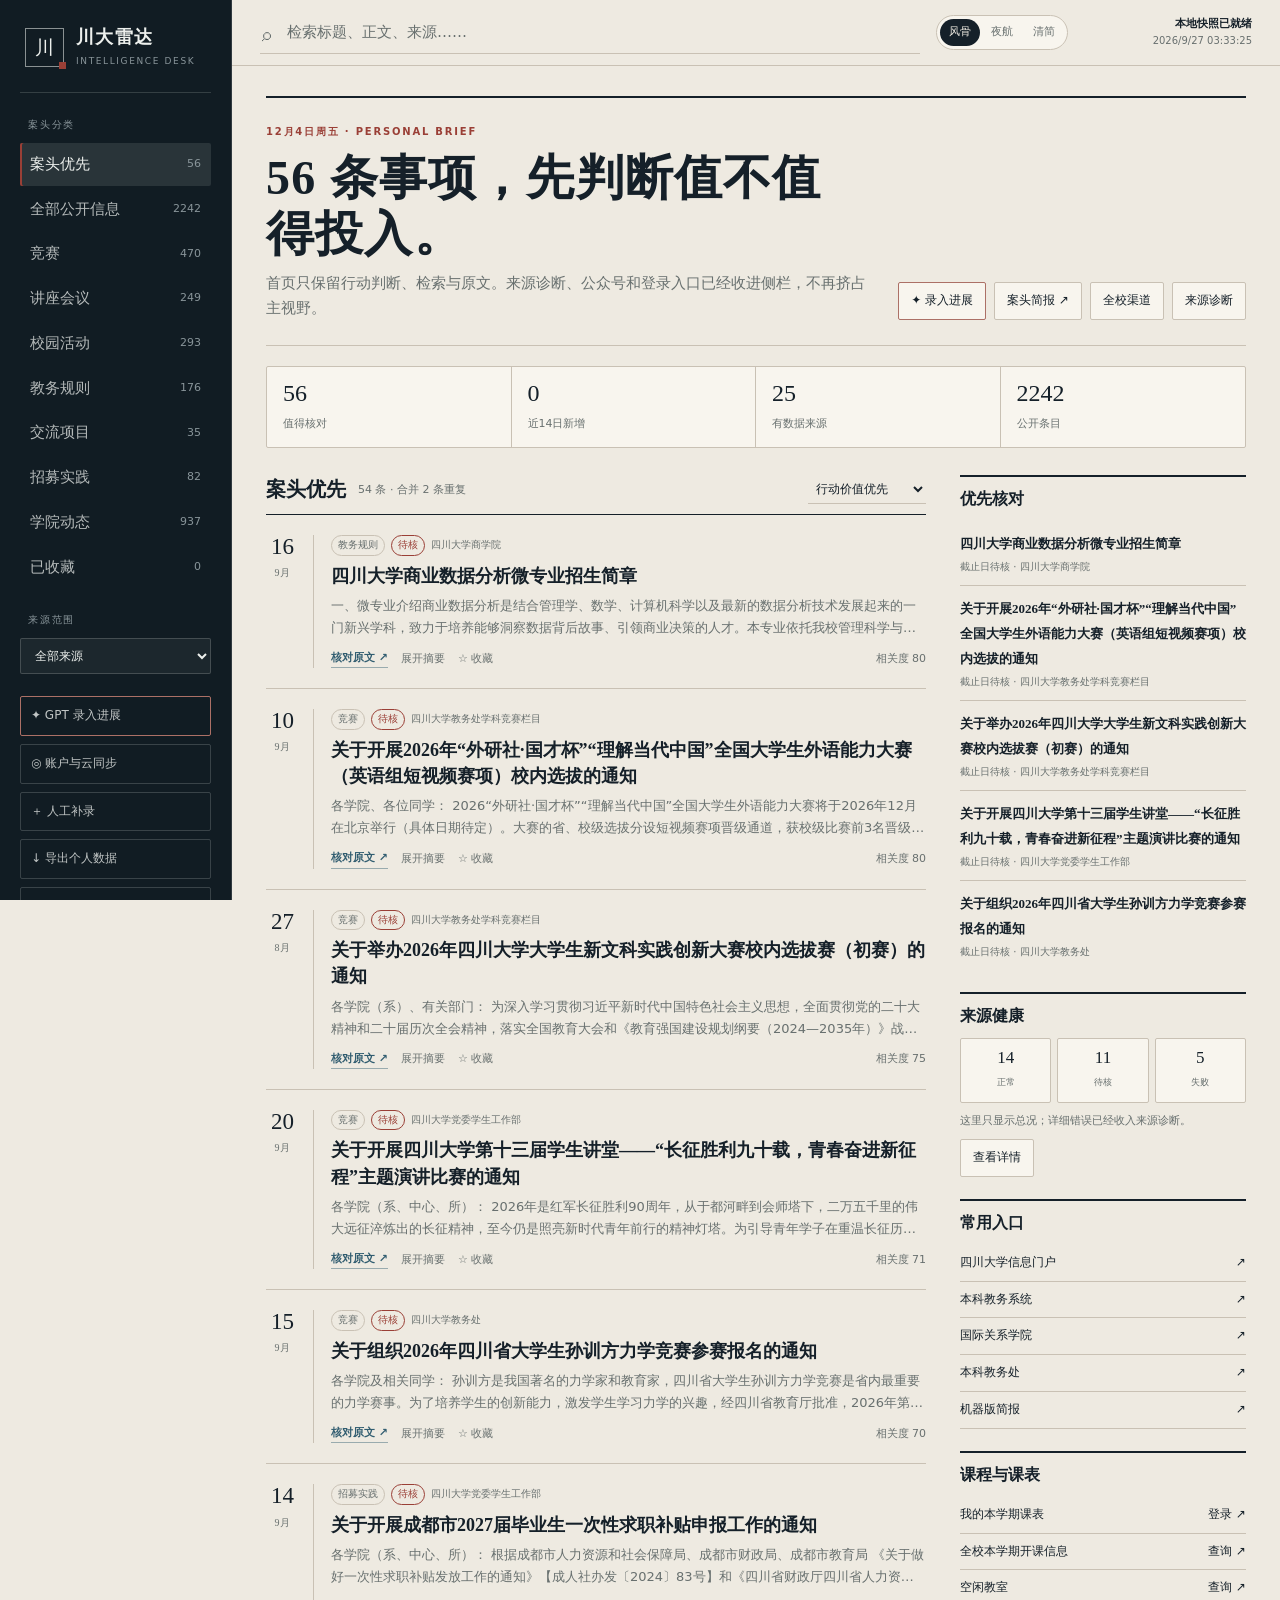
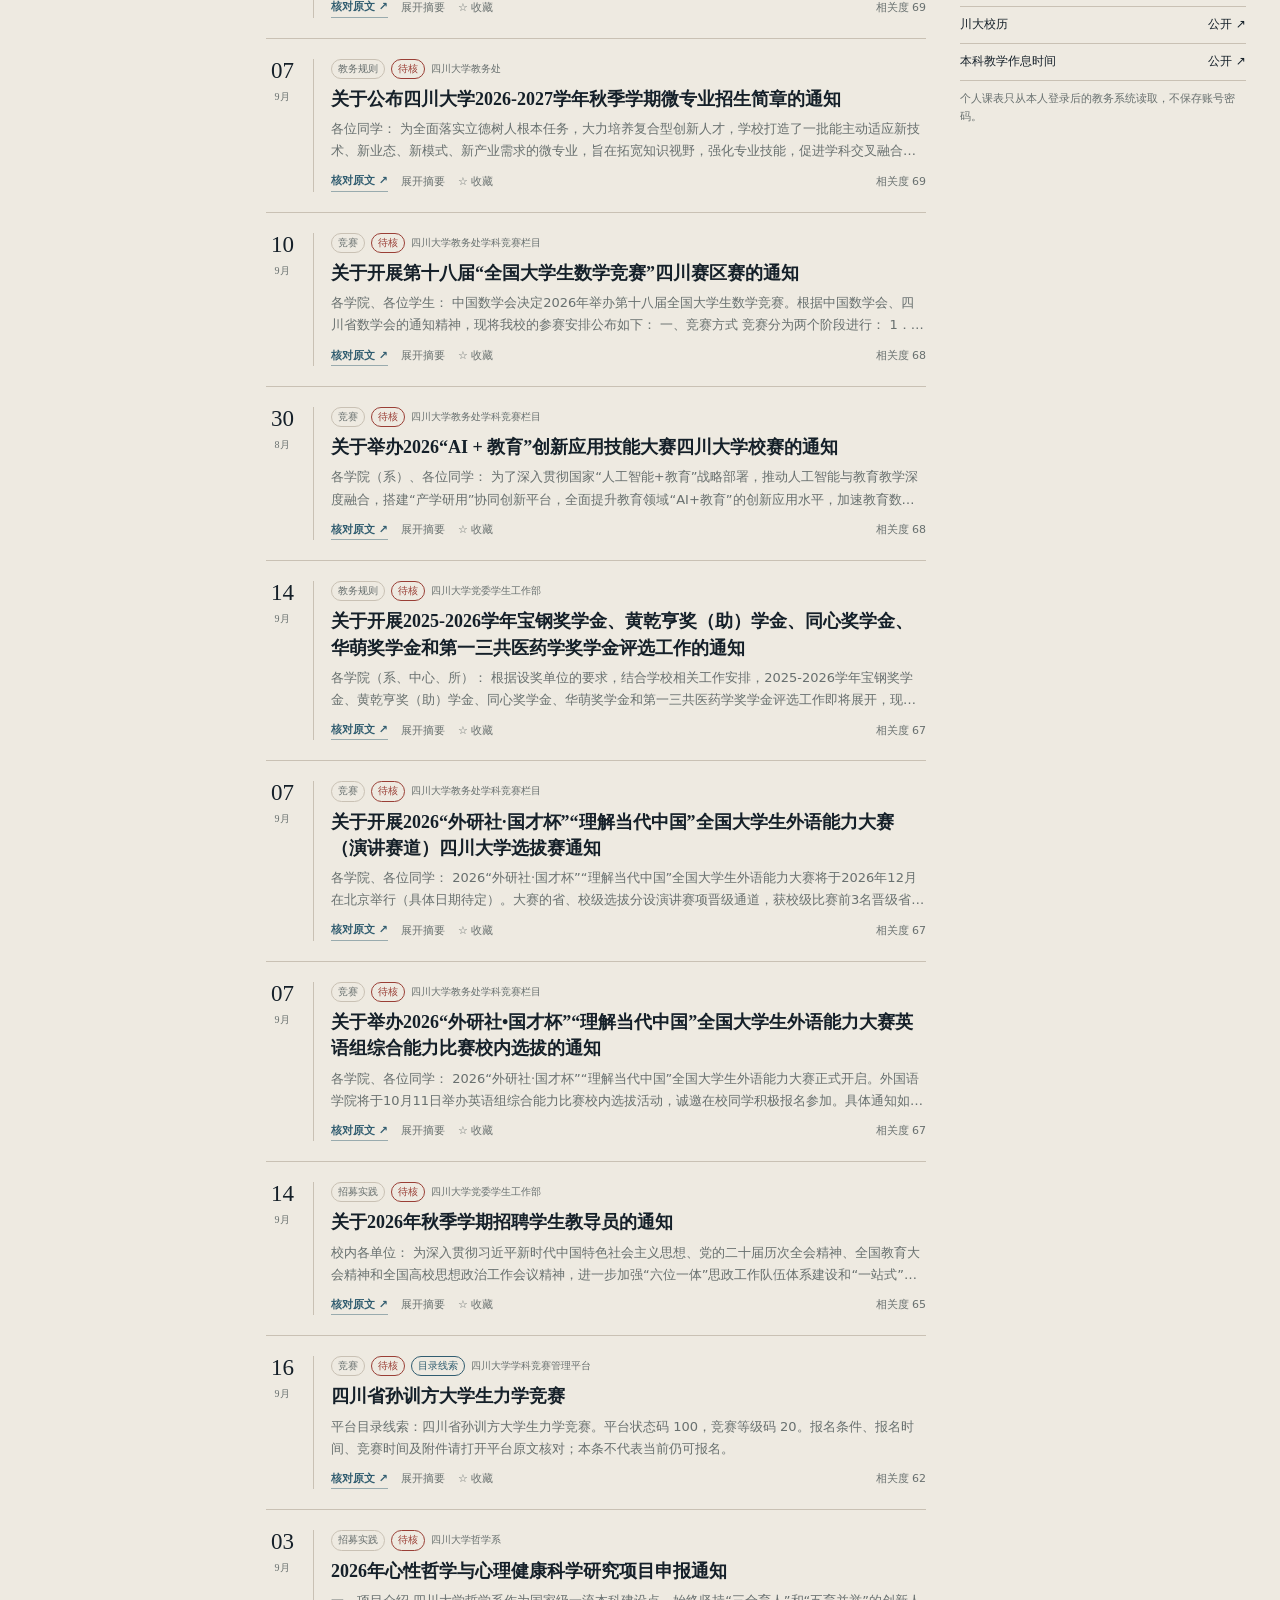
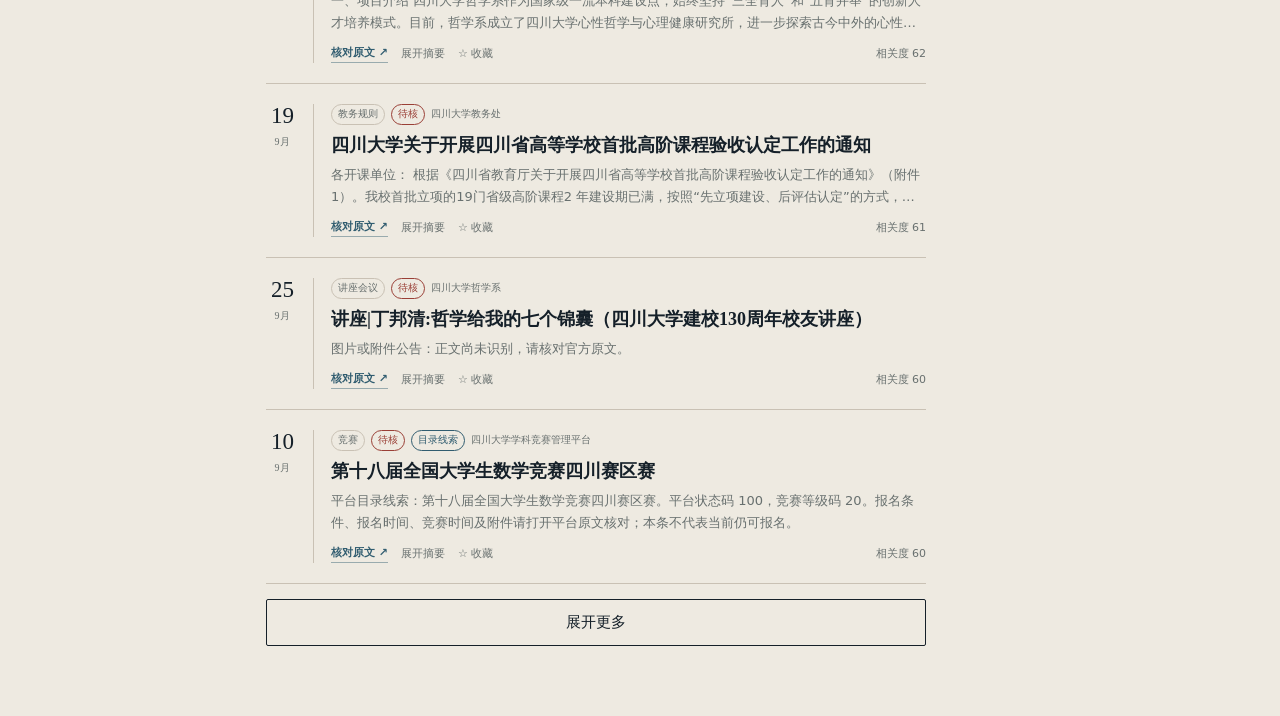
<file: index.html>
<!doctype html>
<html lang="zh-CN" data-theme="ink">
<head>
  <meta charset="utf-8">
  <meta name="viewport" content="width=device-width,initial-scale=1">
  <meta name="theme-color" content="#111c23">
  <meta name="description" content="聚合四川大学公开通知、竞赛、讲座和研究生信息的个人情报台。">
  <title>川大雷达 · 案头</title>
  <link rel="icon" type="image/svg+xml" href="data:image/svg+xml,%3Csvg xmlns='http://www.w3.org/2000/svg' viewBox='0 0 64 64'%3E%3Crect width='64' height='64' rx='7' fill='%23111c23'/%3E%3Cpath d='M15 16h34v6H15zm0 13h34v6H15zm0 13h21v6H15z' fill='%23eeeae1'/%3E%3Crect x='41' y='42' width='8' height='8' fill='%239a3f36'/%3E%3C/svg%3E">
  <link rel="stylesheet" href="radar-ui.css?v=7">
</head>
<body>
<div class="app-shell">
  <aside class="rail" id="rail">
    <div class="brand"><div class="brand-mark">川</div><div><strong>川大雷达</strong><small>INTELLIGENCE DESK</small></div></div>
    <div class="section-label">案头分类</div>
    <nav class="filters" id="filters" aria-label="信息分类"></nav>
    <div class="section-label">来源范围</div>
    <select class="rail-select" id="sourceSelect" aria-label="按学校或来源筛选"><option value="">全部来源</option></select>
    <div class="rail-footer">
      <button class="rail-action ai-progress-trigger" type="button" id="progressAssistant">✦ GPT 录入进展</button>
      <button class="rail-action" type="button" id="account">◎ 账户与云同步</button>
      <button class="rail-action" type="button" id="add">＋ 人工补录</button>
      <button class="rail-action" type="button" id="export">↓ 导出个人数据</button>
      <button class="rail-action" type="button" id="import">↑ 导入个人数据</button>
      <input id="file" type="file" accept="application/json,.json" hidden>
    </div>
  </aside>

  <section class="page">
    <header class="topbar">
      <button class="menu-button" id="menu" type="button" aria-label="打开导航">☰</button>
      <div class="search-box"><input class="search" id="query" type="search" placeholder="检索标题、正文、来源……" aria-label="搜索全部公开信息"></div>
      <div class="theme-switch" aria-label="页面风格">
        <a href="?theme=ink" data-theme-choice="ink" title="风骨版">风骨</a>
        <a href="?theme=night" data-theme-choice="night" title="夜航版">夜航</a>
        <a href="?theme=minimal" data-theme-choice="minimal" title="清简版">清简</a>
      </div>
      <div class="sync"><strong id="syncState">读取数据中</strong><small id="syncTime">—</small></div>
    </header>

    <div class="content">
      <section class="hero">
        <div>
          <div class="eyebrow"><span id="today"></span> · PERSONAL BRIEF</div>
          <h1 id="headline">先核资格，再决定投入。</h1>
          <p id="briefText">正在整理公开信息。</p>
        </div>
        <div class="hero-actions">
          <button class="quiet-button ai-progress-trigger" type="button">✦ 录入进展</button>
          <a class="quiet-link" href="secretary-brief.html" target="_blank" rel="noopener noreferrer">案头简报 ↗</a>
          <button class="quiet-button" type="button" id="openChannels">全校渠道</button>
          <button class="quiet-button" type="button" id="openSources">来源诊断</button>
        </div>
      </section>

      <section class="metrics" id="stats" aria-label="数据概览"></section>

      <div class="board">
        <main>
          <div class="feed-toolbar"><h2 id="feedTitle">案头优先</h2><span class="feed-count" id="count"></span><select class="sort" id="sort" aria-label="排序"><option value="priority">行动价值优先</option><option value="newest">最新发布</option><option value="deadline">截止时间优先</option></select></div>
          <div class="cards" id="cards"></div>
          <button class="load-more" id="more" type="button" hidden>展开更多</button>
        </main>

        <aside class="desk">
          <section class="panel"><h2>优先核对</h2><div id="actionList"></div></section>
          <section class="panel"><h2>来源健康</h2><div class="health-summary" id="healthSummary"></div><p class="panel-note">这里只显示总况；详细错误已经收入来源诊断。</p><button class="quiet-button" type="button" id="openSourcesSecondary">查看详情</button></section>
          <section class="panel"><h2>常用入口</h2><div class="link-list">
            <a href="https://my.scu.edu.cn/portal/home" target="_blank" rel="noopener noreferrer"><span>四川大学信息门户</span><span>↗</span></a>
            <a href="http://zhjw.scu.edu.cn/index" target="_blank" rel="noopener noreferrer"><span>本科教务系统</span><span>↗</span></a>
            <a href="https://sis.scu.edu.cn/" target="_blank" rel="noopener noreferrer"><span>国际关系学院</span><span>↗</span></a>
            <a href="https://jwc.scu.edu.cn/" target="_blank" rel="noopener noreferrer"><span>本科教务处</span><span>↗</span></a>
            <a href="secretary-brief.json" target="_blank" rel="noopener noreferrer"><span>机器版简报</span><span>↗</span></a>
          </div></section>
          <section class="panel"><h2>课程与课表</h2><div class="link-list">
            <a href="http://zhjw.scu.edu.cn/index" target="_blank" rel="noopener noreferrer"><span>我的本学期课表</span><span>登录 ↗</span></a>
            <a href="https://zhjwjs.scu.edu.cn/teacher/personalSenate/giveLessonInfo/thisSemesterClassSchedule/indexPublic" target="_blank" rel="noopener noreferrer"><span>全校本学期开课信息</span><span>查询 ↗</span></a>
            <a href="https://cir.scu.edu.cn/cir/index.html" target="_blank" rel="noopener noreferrer"><span>空闲教室</span><span>查询 ↗</span></a>
            <a href="https://jwc.scu.edu.cn/cdxl.htm" target="_blank" rel="noopener noreferrer"><span>川大校历</span><span>公开 ↗</span></a>
            <a href="https://jwc.scu.edu.cn/info/1065/8056.htm" target="_blank" rel="noopener noreferrer"><span>本科教学作息时间</span><span>公开 ↗</span></a>
          </div><p class="panel-note">个人课表只从本人登录后的教务系统读取，不保存账号密码。</p></section>
        </aside>
      </div>
    </div>
  </section>
</div>

<dialog id="sourceDialog">
  <div class="dialog-head"><div><div class="eyebrow">SOURCE HEALTH</div><h2>来源诊断</h2></div><button type="button" id="closeSources" aria-label="关闭">×</button></div>
  <p class="panel-note">采集失败不会覆盖上次成功快照。图片、附件和访问校验会明确保留为待核状态。</p>
  <div class="source-list" id="sourceList"></div>
</dialog>

<dialog id="progressDialog" class="progress-dialog">
  <div class="dialog-head"><div><div class="eyebrow">PROGRESS INBOX</div><h2>用 GPT 整理进展</h2></div><button type="button" id="closeProgress" aria-label="关闭">×</button></div>
  <p class="panel-note">像发消息一样写。GPT 只负责整理；预览确认后才会写入本地进展记录和案头简报。</p>
  <form id="progressForm" class="progress-form">
    <label class="wide">今天做了什么，接下来要做什么
      <textarea id="progressInput" name="progress" maxlength="6000" required placeholder="例如：英语慕课前两单元做完了。新中国史我们定了婚姻法这个题，下周三前把资料发给组长。政治学原理那篇论文还没读。"></textarea>
    </label>
    <div class="progress-examples wide">
      <button type="button" data-progress-example="英语慕课和学习通本周任务都做完了。">已完成课程任务</button>
      <button type="button" data-progress-example="新中国史已经分组，我负责查资料，下周三前发给组长。">记录小组任务</button>
      <button type="button" data-progress-example="政治学原理文章读了一半，卡在双重差分方法，周末继续。">记录学习进度</button>
    </div>
    <div class="progress-state wide" id="progressState">正在检查本机 GPT 服务……</div>
    <div class="form-actions"><button class="secondary" type="button" id="clearProgress">清空</button><button class="primary" type="submit" id="analyzeProgress">GPT 整理</button></div>
  </form>
  <section id="progressPreview" class="progress-preview" hidden>
    <div class="preview-head"><div><div class="eyebrow">REVIEW BEFORE SAVE</div><h3 id="progressSummary"></h3></div><button class="primary" type="button" id="saveProgress">确认写入简报</button></div>
    <div id="progressPreviewBody"></div>
  </section>
  <section class="progress-history"><h3>最近记录</h3><div id="progressHistory"><p class="panel-note">尚未读取。</p></div></section>
</dialog>

<dialog id="channelDialog" class="wide-dialog">
  <div class="dialog-head"><div><div class="eyebrow">SCU DIRECTORY</div><h2>全校公开渠道</h2></div><button type="button" id="closeChannels" aria-label="关闭">×</button></div>
  <p class="panel-note" id="channelMeta">正在读取四川大学官方机构目录。</p>
  <input class="dialog-search" id="channelQuery" type="search" placeholder="搜索学院、部门、课程、图书馆……" aria-label="搜索全校渠道">
  <div class="channel-groups" id="channelList"></div>
</dialog>

<dialog id="accountDialog">
  <div class="dialog-head"><div><div class="eyebrow">PRIVATE CLOUD</div><h2>账户与云同步</h2></div><button type="button" id="closeAccount" aria-label="关闭">×</button></div>
  <p class="cloud-state" id="cloudState">正在检查云端配置……</p>
  <form id="profileForm">
    <label class="wide">显示名<input name="display_name" maxlength="60" placeholder="你的称呼"></label>
    <label class="wide">目标院校<input name="target_schools" maxlength="300" placeholder="北京大学国际关系学院，中国人民大学国际关系学院"></label>
    <label class="wide">关注方向<input name="interests" maxlength="300" placeholder="国际政治经济，定量方法，数据分析"></label>
    <label class="wide">个人备注<textarea name="notes" maxlength="2000" placeholder="只对当前账户可见"></textarea></label>
    <div class="form-actions"><button class="primary" type="submit">保存个人资料</button></div>
  </form>
  <form id="emailForm" class="email-form">
    <label class="wide">绑定邮箱<input name="email" type="email" autocomplete="email" required placeholder="name@example.com"></label>
    <p class="panel-note wide">绑定后可跨设备恢复收藏与补录；邮件由 Supabase Auth 发送。</p>
    <div class="form-actions"><button class="secondary" type="submit">发送验证邮件</button></div>
  </form>
</dialog>

<dialog id="entryDialog">
  <div class="dialog-head"><h2>人工补录线索</h2><button type="button" id="cancel" aria-label="关闭">×</button></div>
  <form id="entry">
    <label class="wide">标题<input name="title" maxlength="160" required></label>
    <label>类别<select name="category"><option>竞赛</option><option>讲座会议</option><option>校园活动</option><option>教务规则</option><option>交流项目</option><option>招募实践</option><option>学院动态</option></select></label>
    <label>主办方<input name="organizer" maxlength="80" required></label>
    <label>截止日期<input name="deadline" type="date"></label>
    <label>官方来源<input name="url" type="url" placeholder="https://..." required></label>
    <label class="wide">说明<textarea name="summary" maxlength="600" placeholder="对象、资格、报名方式或你为什么关注"></textarea></label>
    <div class="form-actions"><button class="secondary" type="button" id="cancelSecondary">取消</button><button class="primary" type="submit">存入案头</button></div>
  </form>
</dialog>

<script src="supabase-config.js?v=1"></script>
<script src="radar-cloud.js?v=1"></script>
<script src="scu-channels.js?v=2"></script>
<script src="radar-data.js?v=6"></script>
<script src="radar-app.js?v=8"></script>
<script src="progress-assistant.js?v=1"></script>
</body>
</html>
</file>
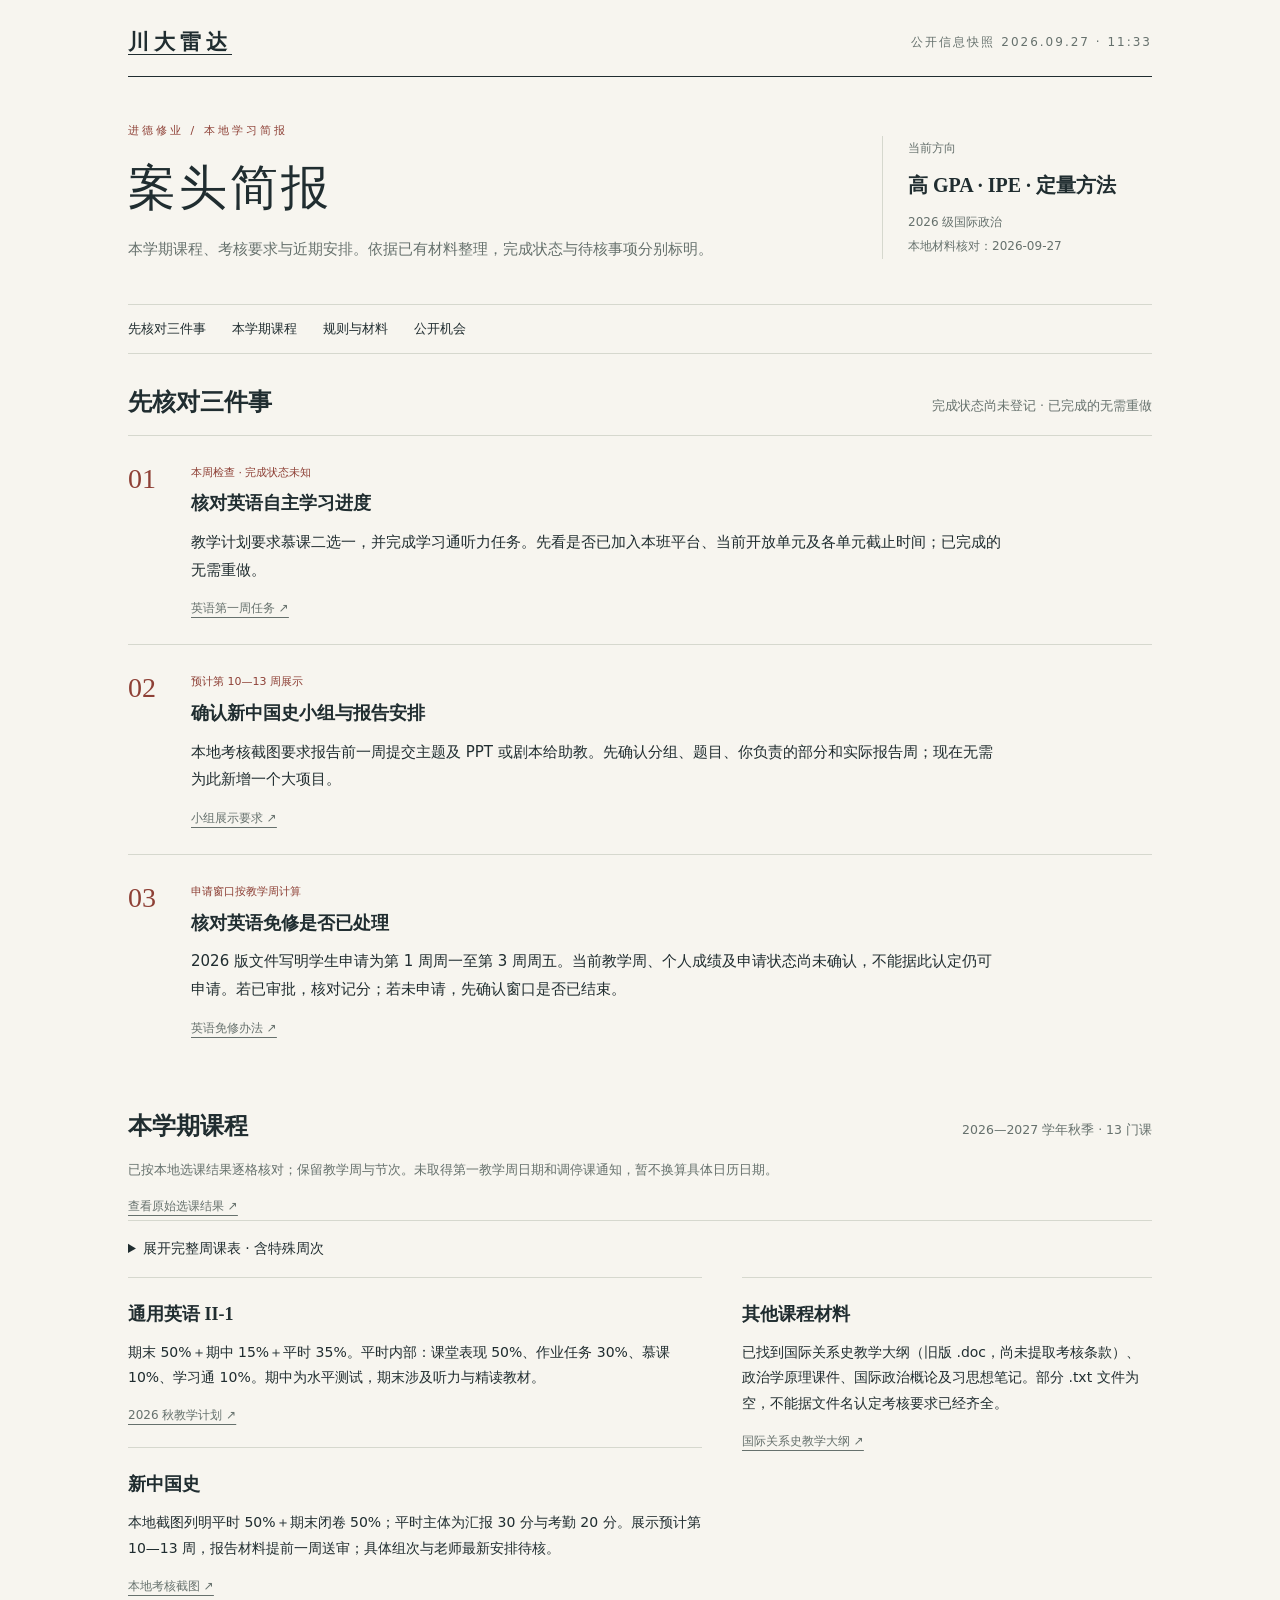
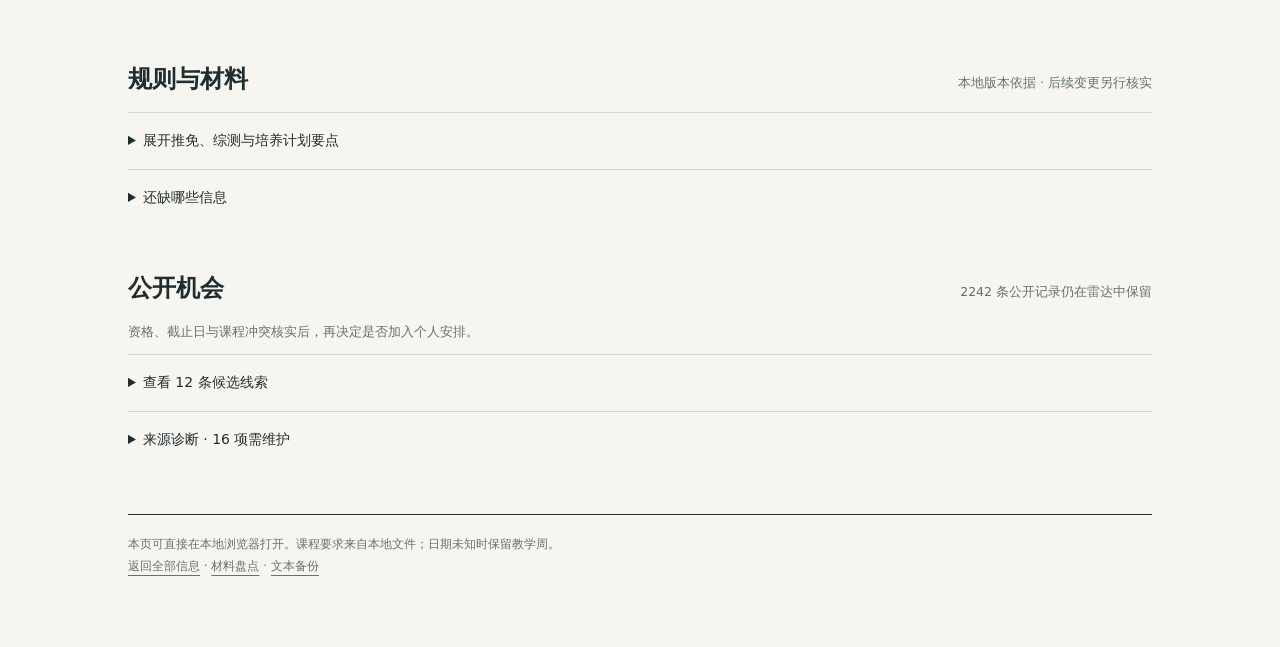
<file: secretary-brief.html>
<!doctype html>
<html lang="zh-CN"><head><meta charset="utf-8"><meta name="viewport" content="width=device-width,initial-scale=1"><title>案头简报 · 进德修业</title><link rel="stylesheet" href="brief-page.css?v=1"></head>
<body><div class="sheet"><header class="masthead"><a class="brand back" href="index.html">川大雷达</a><span class="meta">公开信息快照 2026.09.27 · 11:33</span></header>
<div class="hero"><div><div class="eyebrow">进德修业 / 本地学习简报</div><h1>案头简报</h1><p class="lead">本学期课程、考核要求与近期安排。依据已有材料整理，完成状态与待核事项分别标明。</p></div><aside class="compass"><span class="meta">当前方向</span><strong>高 GPA · IPE · 定量方法</strong><span class="meta">2026 级国际政治<br>本地材料核对：2026-09-27</span></aside></div>
<nav aria-label="简报导航"><a href="#actions">先核对三件事</a><a href="#courses">本学期课程</a><a href="#rules">规则与材料</a><a href="#opportunities">公开机会</a></nav>
<main><section class="section" id="actions"><div class="section-head"><h2>先核对三件事</h2><small>完成状态尚未登记 · 已完成的无需重做</small></div><div class="tasks"><article class="task"><div><span class="tag">本周检查 · 完成状态未知</span><h3>核对英语自主学习进度</h3><p>教学计划要求慕课二选一，并完成学习通听力任务。先看是否已加入本班平台、当前开放单元及各单元截止时间；已完成的无需重做。</p><a class="source" href="../../%E8%AF%BE%E7%A8%8B/%E8%8B%B1%E8%AF%AD/Self-learning%20Task%20for%20the%201st%20Week.docx" target="_blank" rel="noopener noreferrer">英语第一周任务 ↗</a></div></article><article class="task"><div><span class="tag">预计第 10—13 周展示</span><h3>确认新中国史小组与报告安排</h3><p>本地考核截图要求报告前一周提交主题及 PPT 或剧本给助教。先确认分组、题目、你负责的部分和实际报告周；现在无需为此新增一个大项目。</p><a class="source" href="../../%E8%AF%BE%E7%A8%8B/%E6%96%B0%E4%B8%AD%E5%9B%BD%E5%8F%B2/%E8%80%83%E6%A0%B8/a6952889717ec257d9ac316aeaff5478.png" target="_blank" rel="noopener noreferrer">小组展示要求 ↗</a></div></article><article class="task"><div><span class="tag">申请窗口按教学周计算</span><h3>核对英语免修是否已处理</h3><p>2026 版文件写明学生申请为第 1 周周一至第 3 周周五。当前教学周、个人成绩及申请状态尚未确认，不能据此认定仍可申请。若已审批，核对记分；若未申请，先确认窗口是否已结束。</p><a class="source" href="../../%E8%A7%84%E5%88%99/%E5%9B%9B%E5%B7%9D%E5%A4%A7%E5%AD%A6%E6%9C%AC%E7%A7%91%E5%AD%A6%E7%94%9F%E5%85%8D%E4%BF%AE%E5%A4%A7%E5%AD%A6%E8%8B%B1%E8%AF%AD%E8%AF%BE%E7%A8%8B%E7%AE%A1%E7%90%86%E5%8A%9E%E6%B3%95%28%E4%BF%AE%E8%AE%A2%29%20%EF%BC%882026%E7%89%88%EF%BC%89%20%281%29.docx" target="_blank" rel="noopener noreferrer">英语免修办法 ↗</a></div></article></div></section>
<section class="section" id="courses"><div class="section-head"><h2>本学期课程</h2><small>2026—2027 学年秋季 · 13 门课</small></div><p class="notice">已按本地选课结果逐格核对；保留教学周与节次。未取得第一教学周日期和调停课通知，暂不换算具体日历日期。</p><a class="source" href="../../%E8%AF%BE%E7%A8%8B/%E5%A4%A7%E4%B8%80%E4%B8%8A.pdf" target="_blank" rel="noopener noreferrer">查看原始选课结果 ↗</a>
<details><summary>展开完整周课表 · 含特殊周次</summary><div><table class="schedule"><thead><tr><th scope="col">星期</th><th scope="col">课程</th><th scope="col">节次与教学周</th><th scope="col">教室</th></tr></thead><tbody><tr><td class="day">周一</td><td>人工智能素养（通用）</td><td>5—6 节 · 第 8—11 周</td><td>江安一教 D105</td></tr><tr><td class="day">周一</td><td>政治学原理</td><td>10—12 节 · 第 3—18 周</td><td>江安一教 A220</td></tr><tr><td class="day">周二</td><td>新生研讨课</td><td>3—4 节 · 第 3—10 周</td><td>江安一教 D207</td></tr><tr><td class="day">周二</td><td>当代中国政府与政治</td><td>5—7 节 · 第 3 周、第 4—18 周</td><td>江安综合楼 B404</td></tr><tr><td class="day">周二</td><td>军事理论</td><td>8—9 节 · 第 4—15 周</td><td>江安综合楼 C206</td></tr><tr><td class="day">周二</td><td>新中国史</td><td>10—12 节 · 第 3—13 周</td><td>江安综合楼 C504</td></tr><tr><td class="day">周三</td><td>通用英语 II-1</td><td>3—4 节 · 第 3—18 周</td><td>江安一教 C405</td></tr><tr><td class="day">周三</td><td>国际关系史（上）</td><td>5—7 节 · 第 3—12 周；第 13 周为 5—6 节</td><td>江安一教 C204</td></tr><tr><td class="day">周三</td><td>体育-1 足球</td><td>8—9 节 · 第 4—15 周</td><td>江安体育场江安 1 号运动场足球场</td></tr><tr><td class="day">周三</td><td>国际政治概论</td><td>10—12 节 · 第 3—18 周</td><td>江安一教 A316</td></tr><tr><td class="day">周四</td><td>习近平新时代中国特色社会主义思想概论</td><td>5—7 节 · 第 3—18 周</td><td>江安综合楼 C303</td></tr><tr><td class="day">周五</td><td>人工智能素养（通用）</td><td>1—2 节 · 仅第 7 周</td><td>江安综合楼 C307</td></tr><tr><td class="day">周五</td><td>大学生心理健康</td><td>3—4 节 · 第 11—18 周</td><td>江安综合楼 C203</td></tr><tr><td class="day">周五</td><td>国家安全教育</td><td>5—6 节 · 仅第 6、10 周</td><td>江安一教 B401</td></tr></tbody></table></div></details>
<div class="two-col"><div><article class="entry"><h3>通用英语 II-1</h3><p>期末 50%＋期中 15%＋平时 35%。平时内部：课堂表现 50%、作业任务 30%、慕课 10%、学习通 10%。期中为水平测试，期末涉及听力与精读教材。</p><a class="source" href="../../%E8%AF%BE%E7%A8%8B/%E8%8B%B1%E8%AF%AD/2026%E7%BA%A7%E9%80%9A%E7%94%A8%E8%8B%B1%E8%AF%ADI%EF%BC%9BII%E6%95%99%E5%AD%A6%E8%AE%A1%E5%88%92%20new.docx" target="_blank" rel="noopener noreferrer">2026 秋教学计划 ↗</a></article><article class="entry"><h3>新中国史</h3><p>本地截图列明平时 50%＋期末闭卷 50%；平时主体为汇报 30 分与考勤 20 分。展示预计第 10—13 周，报告材料提前一周送审；具体组次与老师最新安排待核。</p><a class="source" href="../../%E8%AF%BE%E7%A8%8B/%E6%96%B0%E4%B8%AD%E5%9B%BD%E5%8F%B2/%E8%80%83%E6%A0%B8/2a018b82c6ef375512d6a12424282050.jpg" target="_blank" rel="noopener noreferrer">本地考核截图 ↗</a></article></div><aside><article class="entry"><h3>其他课程材料</h3><p>已找到国际关系史教学大纲（旧版 .doc，尚未提取考核条款）、政治学原理课件、国际政治概论及习思想笔记。部分 .txt 文件为空，不能据文件名认定考核要求已经齐全。</p><a class="source" href="../../%E8%AF%BE%E7%A8%8B/%E5%9B%BD%E9%99%85%E5%85%B3%E7%B3%BB%E5%8F%B2/%E5%9B%BD%E9%99%85%E5%85%B3%E7%B3%BB%E5%8F%B2%20%202026%E5%B9%B4%E7%A7%8B%E5%AD%A3%E5%AD%A6%E6%9C%9F%E6%95%99%E5%AD%A6%E5%A4%A7%E7%BA%B2.doc" target="_blank" rel="noopener noreferrer">国际关系史教学大纲 ↗</a></article></aside></div></section>
<section class="section" id="rules"><div class="section-head"><h2>规则与材料</h2><small>本地版本依据 · 后续变更另行核实</small></div><details><summary>展开推免、综测与培养计划要点</summary><div class="two-col"><div><article class="entry"><h3>推免：2024 版文件</h3><p>文件第 3—6 页：前三学年必修课首次修读成绩按学分加权；常规推荐有专业前 50%门槛，但不代表取得名额。综合成绩列为课程 60%、科研创新潜质与专业能力 35%、社会实践与思想品德 5%；其中专业能力基础测评占该分项 75 分，仍与专业必修课成绩有关。该版是否继续适用于你毕业时，须核对后续正式文件。</p><a class="source" href="../../%E8%A7%84%E5%88%99/%E5%B7%9D%E5%A4%A7%E5%9B%BD%E5%85%B3%E3%80%902024%E3%80%915%E5%8F%B7%20%E5%9B%9B%E5%B7%9D%E5%A4%A7%E5%AD%A6%E5%9B%BD%E9%99%85%E5%85%B3%E7%B3%BB%E5%AD%A6%E9%99%A2%E6%8E%A8%E8%8D%90%E4%BC%98%E7%A7%80%E5%BA%94%E5%B1%8A%E6%9C%AC%E7%A7%91%E6%AF%95%E4%B8%9A%E7%94%9F%E5%85%8D%E8%AF%95%E6%94%BB%E8%AF%BB%E7%A0%94%E7%A9%B6%E7%94%9F%E7%9A%84%E5%AE%9E%E6%96%BD%E7%BB%86%E5%88%99.pdf" target="_blank" rel="noopener noreferrer">推免细则 · 第 3—6 页 ↗</a></article><article class="entry"><h3>综测：2025 修订版</h3><p>文件第 2 页：专业学习 70%＋素质评价 30%，另设奖励性评价。第 17 页：国奖申请要求个人综测排名前 10%，这只是条件之一；未完成综测会影响奖助与荣誉评定。推免和综测应分别计算，不能混用。</p><a class="source" href="../../%E8%A7%84%E5%88%99/%E5%B7%9D%E5%A4%A7%E5%9B%BD%E5%85%B3%E3%80%902025%E3%80%911%E5%8F%B7%20%E5%9B%9B%E5%B7%9D%E5%A4%A7%E5%AD%A6%E5%9B%BD%E9%99%85%E5%85%B3%E7%B3%BB%E5%AD%A6%E9%99%A2%E6%9C%AC%E7%A7%91%E7%94%9F%E7%BB%BC%E5%90%88%E7%B4%A0%E8%B4%A8%E8%AF%84%E4%BB%B7%E5%AE%9E%E6%96%BD%E7%BB%86%E5%88%99%EF%BC%88%E4%BF%AE%E8%AE%A2%EF%BC%89.pdf" target="_blank" rel="noopener noreferrer">综测细则 · 第 2、17 页 ↗</a></article></div><div><article class="entry"><h3>美育与劳动：需要留下完成记录</h3><p>综测第 12 页美育基础计分要求学年内至少 2 次活动；第 13—14 页列出寝室卫生、公共区域轮值和校园清扫要求，大一至少 1 次农耕实践。你的完成情况尚未登记，先核对已有记录，再安排缺项。</p><a class="source" href="../../%E8%A7%84%E5%88%99/%E5%B7%9D%E5%A4%A7%E5%9B%BD%E5%85%B3%E3%80%902025%E3%80%911%E5%8F%B7%20%E5%9B%9B%E5%B7%9D%E5%A4%A7%E5%AD%A6%E5%9B%BD%E9%99%85%E5%85%B3%E7%B3%BB%E5%AD%A6%E9%99%A2%E6%9C%AC%E7%A7%91%E7%94%9F%E7%BB%BC%E5%90%88%E7%B4%A0%E8%B4%A8%E8%AF%84%E4%BB%B7%E5%AE%9E%E6%96%BD%E7%BB%86%E5%88%99%EF%BC%88%E4%BF%AE%E8%AE%A2%EF%BC%89.pdf" target="_blank" rel="noopener noreferrer">综测细则 · 第 12—14 页 ↗</a></article><article class="entry"><h3>培养计划与选课结果分开使用</h3><p>已找到 2026 级国际政治培养计划（Excel 及 CSV）。它是专业修读计划；本学期实际安排以“大一上.pdf”的选课结果为依据。例如新中国史在培养计划中列为 1 春，但你本地选课结果已列入秋季。</p><a class="source" href="../../%E8%A7%84%E5%88%99/108-%E5%9B%BD%E5%85%B3-%E9%99%84%E4%BB%B63%EF%BC%9A2026%E7%BA%A7%E5%85%A8%E6%A0%A1%E5%90%84%E5%A4%A7%E7%B1%BB%EF%BC%88%E4%B8%93%E4%B8%9A%EF%BC%89%E6%8C%87%E5%AF%BC%E6%80%A7%E8%AE%A1%E5%88%92%E8%A1%A8.xlsx" target="_blank" rel="noopener noreferrer">2026 级培养计划 ↗</a></article></div></div></details><details><summary>还缺哪些信息</summary><ul><li>第一教学周对应的日期、当学期调停课通知，尚未从本地材料确认。</li><li>个人任务完成状态、小组分工和报告周次，文件没有记录。</li><li>除英语、新中国史外，其他课程的考核权重尚未完整核实。</li><li>重点竞赛名单 .xls 已找到，尚未逐项解析；自编行动手册仅作参考，不作为官方政策依据。</li></ul></details></section>
<section class="section" id="opportunities"><div class="section-head"><h2>公开机会</h2><small>2242 条公开记录仍在雷达中保留</small></div><p class="notice">资格、截止日与课程冲突核实后，再决定是否加入个人安排。</p><details><summary>查看 12 条候选线索</summary><div><article class="opportunity"><span class="tag">教务规则 · 报名条件待核</span><h3>四川大学商业数据分析微专业招生简章</h3><p>四川大学商学院 · 截止：尚未确认。此条保留为线索，未转成你的任务。</p><a class="source" href="https://bs.scu.edu.cn/xwxueyuantongzhi/202609/11134.html" target="_blank" rel="noopener noreferrer">查看官方通知 ↗</a></article><article class="opportunity"><span class="tag">竞赛 · 报名条件待核</span><h3>关于开展2026年“外研社·国才杯”“理解当代中国”全国大学生外语能力大赛（英语组短视频赛项）校内选拔的通知</h3><p>四川大学教务处学科竞赛栏目 · 截止：尚未确认。此条保留为线索，未转成你的任务。</p><a class="source" href="https://jwc.scu.edu.cn/info/1043/10818.htm" target="_blank" rel="noopener noreferrer">查看官方通知 ↗</a></article><article class="opportunity"><span class="tag">竞赛 · 报名条件待核</span><h3>关于举办2026年四川大学大学生新文科实践创新大赛校内选拔赛（初赛）的通知</h3><p>四川大学教务处学科竞赛栏目 · 截止：尚未确认。此条保留为线索，未转成你的任务。</p><a class="source" href="https://jwc.scu.edu.cn/info/1043/10769.htm" target="_blank" rel="noopener noreferrer">查看官方通知 ↗</a></article><article class="opportunity"><span class="tag">竞赛 · 报名条件待核</span><h3>关于开展四川大学第十三届学生讲堂——“长征胜利九十载，青春奋进新征程”主题演讲比赛的通知</h3><p>四川大学党委学生工作部 · 截止：尚未确认。此条保留为线索，未转成你的任务。</p><a class="source" href="https://xgb.scu.edu.cn/info/1003/5871.htm" target="_blank" rel="noopener noreferrer">查看官方通知 ↗</a></article><article class="opportunity"><span class="tag">竞赛 · 报名条件待核</span><h3>关于组织2026年四川省大学生孙训方力学竞赛参赛报名的通知</h3><p>四川大学教务处 · 截止：尚未确认。此条保留为线索，未转成你的任务。</p><a class="source" href="https://jwc.scu.edu.cn/info/1069/10832.htm" target="_blank" rel="noopener noreferrer">查看官方通知 ↗</a></article><article class="opportunity"><span class="tag">竞赛 · 报名条件待核</span><h3>关于组织2026年四川省大学生孙训方力学竞赛参赛报名的通知</h3><p>四川大学教务处学科竞赛栏目 · 截止：尚未确认。此条保留为线索，未转成你的任务。</p><a class="source" href="https://jwc.scu.edu.cn/info/1043/10833.htm" target="_blank" rel="noopener noreferrer">查看官方通知 ↗</a></article><article class="opportunity"><span class="tag">竞赛 · 报名条件待核</span><h3>关于开展第十八届“全国大学生数学竞赛”四川赛区赛的通知</h3><p>四川大学教务处学科竞赛栏目 · 截止：尚未确认。此条保留为线索，未转成你的任务。</p><a class="source" href="https://jwc.scu.edu.cn/info/1043/10814.htm" target="_blank" rel="noopener noreferrer">查看官方通知 ↗</a></article><article class="opportunity"><span class="tag">教务规则 · 报名条件待核</span><h3>关于公布四川大学2026-2027学年秋季学期微专业招生简章的通知</h3><p>四川大学教务处 · 截止：尚未确认。此条保留为线索，未转成你的任务。</p><a class="source" href="https://jwc.scu.edu.cn/info/1069/10801.htm" target="_blank" rel="noopener noreferrer">查看官方通知 ↗</a></article><article class="opportunity"><span class="tag">竞赛 · 报名条件待核</span><h3>关于举办2026“AI + 教育”创新应用技能大赛四川大学校赛的通知</h3><p>四川大学教务处学科竞赛栏目 · 截止：尚未确认。此条保留为线索，未转成你的任务。</p><a class="source" href="https://jwc.scu.edu.cn/info/1043/10774.htm" target="_blank" rel="noopener noreferrer">查看官方通知 ↗</a></article><article class="opportunity"><span class="tag">竞赛 · 报名条件待核</span><h3>关于开展2026“外研社·国才杯”“理解当代中国”全国大学生外语能力大赛（演讲赛道）四川大学选拔赛通知</h3><p>四川大学教务处学科竞赛栏目 · 截止：尚未确认。此条保留为线索，未转成你的任务。</p><a class="source" href="https://jwc.scu.edu.cn/info/1043/10800.htm" target="_blank" rel="noopener noreferrer">查看官方通知 ↗</a></article><article class="opportunity"><span class="tag">竞赛 · 报名条件待核</span><h3>关于举办2026“外研社•国才杯”“理解当代中国”全国大学生外语能力大赛英语组综合能力比赛校内选拔的通知</h3><p>四川大学教务处学科竞赛栏目 · 截止：尚未确认。此条保留为线索，未转成你的任务。</p><a class="source" href="https://jwc.scu.edu.cn/info/1043/10798.htm" target="_blank" rel="noopener noreferrer">查看官方通知 ↗</a></article><article class="opportunity"><span class="tag">教务规则 · 报名条件待核</span><h3>关于开展2025-2026学年宝钢奖学金、黄乾亨奖（助）学金、同心奖学金、华萌奖学金和第一三共医药学奖学金评选工作的通知</h3><p>四川大学党委学生工作部 · 截止：尚未确认。此条保留为线索，未转成你的任务。</p><a class="source" href="https://xgb.scu.edu.cn/info/1003/5854.htm" target="_blank" rel="noopener noreferrer">查看官方通知 ↗</a></article></div></details><details><summary>来源诊断 · 16 项需维护</summary><p class="notice">以下是采集维护事项，不是你的学习任务。</p><ul class="diagnostic"><li>四川大学教务处：cross-host redirect; review required</li><li>共青团四川大学委员会：站点返回访问校验页，未绕过校验；需人工或官方接口</li><li>四川大学国际合作与交流处：HTTP Error 483: </li><li>四川大学图书馆：no verified article links on landing page; adapter required</li><li>四川大学就业信息网：仅图片/附件，正文待OCR或人工核验；仅图片/附件，正文待OCR或人工核验；仅图片/附件，正文待OCR或人工核验</li><li>北京大学研究生招生网：No module named &#x27;pypdf&#x27;；No module named &#x27;pypdf&#x27;；No module named &#x27;pypdf&#x27;</li><li>北京大学国际关系学院：No module named &#x27;pypdf&#x27;</li><li>北大国关研究生栏目：No module named &#x27;pypdf&#x27;；No module named &#x27;pypdf&#x27;；No module named &#x27;pypdf&#x27;</li><li>清华大学研究生招生网：No module named &#x27;pypdf&#x27;；仅图片/附件，正文待OCR或人工核验</li><li>复旦大学国际关系与公共事务学院：仅图片/附件，正文待OCR或人工核验；仅图片/附件，正文待OCR或人工核验；article body selector not verified</li><li>四川大学文学与新闻学院：仅图片/附件，正文待OCR或人工核验</li><li>四川大学古籍整理研究所：仅图片/附件，正文待OCR或人工核验</li><li>四川大学经济学院经济学系：站点返回访问校验页，未绕过校验；需人工或官方接口</li><li>四川大学商学院：仅图片/附件，正文待OCR或人工核验；仅图片/附件，正文待OCR或人工核验；仅图片/附件，正文待OCR或人工核验</li><li>四川大学法学院：站点返回访问校验页，未绕过校验；需人工或官方接口</li><li>四川大学教务处学科竞赛栏目：仅图片/附件，正文待OCR或人工核验；仅图片/附件，正文待OCR或人工核验；article body selector not verified</li></ul></details></section></main>
<footer>本页可直接在本地浏览器打开。课程要求来自本地文件；日期未知时保留教学周。<br><a href="index.html">返回全部信息</a> · <a href="本地课程与规则盘点.md">材料盘点</a> · <a href="secretary-brief.md">文本备份</a></footer></div></body></html>
</file>
<file: radar-ui.css>
:root{
  --bg:#eeeae1;--surface:#f8f5ee;--surface-2:#e7e1d6;--text:#152029;--muted:#68706f;
  --line:#c9c1b4;--accent:#9a3f36;--accent-soft:#ead7d1;--link:#315d70;--rail:#111c23;
  --rail-text:#edf0ed;--rail-muted:#89959a;--good:#537762;--warn:#a67a38;--bad:#a24a43;
  --serif:"Iowan Old Style","Noto Serif SC","Source Han Serif SC","Songti SC",STSong,SimSun,serif;
  --sans:Inter,"IBM Plex Sans","PingFang SC","Microsoft YaHei",system-ui,sans-serif;
  --shadow:0 18px 60px rgba(31,38,40,.08);--radius:2px;--title-font:var(--serif)
}
html[data-theme="night"]{
  --bg:#0c1115;--surface:#131a1f;--surface-2:#1a2329;--text:#eeeae0;--muted:#939b9d;
  --line:#303a40;--accent:#c7a15c;--accent-soft:#30291d;--link:#9fc2cc;--rail:#070b0e;
  --rail-text:#f1ede3;--rail-muted:#78858b;--good:#72a584;--warn:#d0a55b;--bad:#cc746d;
  --shadow:0 22px 70px rgba(0,0,0,.25)
}
html[data-theme="minimal"]{
  --bg:#f5f5f2;--surface:#fff;--surface-2:#eeeeea;--text:#151719;--muted:#737675;
  --line:#d9d9d4;--accent:#28566a;--accent-soft:#e1ebee;--link:#28566a;--rail:#fff;
  --rail-text:#17191a;--rail-muted:#747877;--good:#49735a;--warn:#936c31;--bad:#a34843;
  --shadow:0 12px 40px rgba(20,25,27,.06);--radius:12px;--title-font:var(--sans)
}
*{box-sizing:border-box}html{background:var(--bg);scroll-behavior:smooth}body{margin:0;background:var(--bg);color:var(--text);font:15px/1.65 var(--sans);transition:background .25s,color .25s}button,input,select,textarea{font:inherit;color:inherit}button{cursor:pointer}a{color:inherit}.app-shell{min-height:100vh;display:grid;grid-template-columns:232px minmax(0,1fr)}
.rail{position:sticky;top:0;height:100vh;overflow:auto;background:var(--rail);color:var(--rail-text);padding:27px 20px 22px;border-right:1px solid color-mix(in srgb,var(--rail-text) 14%,transparent);display:flex;flex-direction:column;z-index:20}.brand{display:grid;grid-template-columns:39px 1fr;gap:12px;align-items:center;padding:0 5px 24px;border-bottom:1px solid color-mix(in srgb,var(--rail-text) 16%,transparent)}.brand-mark{width:39px;height:39px;display:grid;place-items:center;border:1px solid color-mix(in srgb,var(--rail-text) 55%,transparent);font:19px var(--serif);position:relative}.brand-mark:after{content:"";position:absolute;width:7px;height:7px;right:-3px;bottom:-3px;background:var(--accent)}.brand strong{display:block;font:600 18px/1.2 var(--serif);letter-spacing:.07em}.brand small{display:block;color:var(--rail-muted);font-size:9px;letter-spacing:.18em;margin-top:5px}.section-label{margin:24px 8px 9px;color:var(--rail-muted);font-size:10px;letter-spacing:.18em;text-transform:uppercase}.filters{display:grid;gap:2px}.nav-button{width:100%;border:0;background:transparent;color:color-mix(in srgb,var(--rail-text) 74%,transparent);padding:9px 10px;border-radius:var(--radius);display:flex;align-items:center;justify-content:space-between;text-align:left}.nav-button:hover{background:color-mix(in srgb,var(--rail-text) 7%,transparent);color:var(--rail-text)}.nav-button.active{background:color-mix(in srgb,var(--rail-text) 11%,transparent);color:var(--rail-text);box-shadow:inset 2px 0 var(--accent)}.nav-button em{font-style:normal;color:var(--rail-muted);font-size:11px}.rail-select{width:100%;border:1px solid color-mix(in srgb,var(--rail-text) 19%,transparent);background:color-mix(in srgb,var(--rail-text) 5%,transparent);color:var(--rail-text);padding:9px 30px 9px 10px;border-radius:var(--radius);font-size:12px}.rail-select option{color:#17191a;background:#fff}.rail-footer{margin-top:auto;display:grid;gap:8px;padding-top:22px}.rail-action{border:1px solid color-mix(in srgb,var(--rail-text) 18%,transparent);background:transparent;color:color-mix(in srgb,var(--rail-text) 80%,transparent);padding:9px 10px;text-align:left;border-radius:var(--radius);font-size:12px}.rail-action:hover{border-color:color-mix(in srgb,var(--rail-text) 45%,transparent);color:var(--rail-text)}
.page{min-width:0}.topbar{height:66px;position:sticky;top:0;z-index:10;display:flex;align-items:center;gap:16px;padding:0 28px;background:color-mix(in srgb,var(--bg) 88%,transparent);border-bottom:1px solid var(--line);backdrop-filter:blur(16px)}.menu-button{display:none;border:0;background:transparent;font-size:21px;padding:4px}.search-box{position:relative;flex:1;max-width:660px}.search-box:before{content:"⌕";position:absolute;left:2px;top:8px;color:var(--muted);font-size:18px}.search{width:100%;border:0;border-bottom:1px solid var(--line);background:transparent;padding:9px 8px 8px 27px;outline:none}.search:focus{border-color:var(--text)}.search::placeholder{color:var(--muted)}.theme-switch{display:flex;border:1px solid var(--line);border-radius:999px;padding:3px;gap:2px;background:var(--surface)}.theme-switch a{border:0;background:transparent;color:var(--muted);padding:4px 9px;border-radius:999px;font-size:11px;text-decoration:none}.theme-switch a.active{background:var(--text);color:var(--bg)}.sync{margin-left:auto;white-space:nowrap;text-align:right}.sync strong{display:block;font-size:11px}.sync small{display:block;color:var(--muted);font-size:10px}.content{max-width:1420px;margin:0 auto;padding:30px 34px 70px}
.hero{display:grid;grid-template-columns:minmax(0,1fr) auto;gap:30px;align-items:end;padding:26px 0 25px;border-top:2px solid var(--text);border-bottom:1px solid var(--line)}.eyebrow{color:var(--accent);font-weight:700;font-size:10px;letter-spacing:.18em}.hero h1{font:600 clamp(29px,4vw,48px)/1.18 var(--title-font);letter-spacing:.025em;margin:9px 0 8px}.hero p{max-width:710px;margin:0;color:var(--muted)}.hero-actions{display:flex;gap:8px;flex-wrap:wrap;justify-content:flex-end}.quiet-link,.quiet-button{border:1px solid var(--line);background:var(--surface);padding:8px 12px;text-decoration:none;border-radius:var(--radius);font-size:12px}.quiet-link:hover,.quiet-button:hover{border-color:var(--text)}
.metrics{display:grid;grid-template-columns:repeat(4,minmax(0,1fr));margin:20px 0 27px;border:1px solid var(--line);background:var(--surface);border-radius:var(--radius);overflow:hidden}.metric{padding:14px 16px;border-right:1px solid var(--line)}.metric:last-child{border-right:0}.metric b{font:500 24px/1 var(--title-font)}.metric span{display:block;color:var(--muted);font-size:11px;margin-top:6px}.board{display:grid;grid-template-columns:minmax(0,1fr) 286px;gap:34px}.feed-toolbar{display:flex;align-items:center;gap:12px;padding:0 0 10px;border-bottom:1px solid var(--text)}.feed-toolbar h2{margin:0;font:600 20px var(--title-font)}.feed-count{color:var(--muted);font-size:11px}.sort{margin-left:auto;border:0;border-bottom:1px solid var(--line);background:transparent;padding:6px 22px 6px 4px;font-size:12px}.cards{min-height:220px}.card{display:grid;grid-template-columns:48px minmax(0,1fr);gap:17px;padding:20px 0;border-bottom:1px solid var(--line)}.date{border-right:1px solid var(--line);text-align:center;padding-right:14px;font-family:var(--serif)}.date b{display:block;font-size:23px;font-weight:500;line-height:1.05}.date span{font-size:10px;color:var(--muted);letter-spacing:.06em}.meta{display:flex;align-items:center;flex-wrap:wrap;gap:6px;color:var(--muted);font-size:10px}.tag{border:1px solid var(--line);padding:1px 6px;border-radius:999px}.tag.attention{border-color:var(--accent);color:var(--accent)}.tag.deadline{border-color:var(--warn);color:var(--warn)}.tag.closed{opacity:.65}.tag.machine{border-color:var(--link);color:var(--link)}.card h3{font:600 18px/1.46 var(--title-font);margin:7px 0 6px}.summary{margin:0 0 10px;color:var(--muted);font-size:13px;line-height:1.7;display:-webkit-box;-webkit-line-clamp:2;-webkit-box-orient:vertical;overflow:hidden}.card.expanded .summary{-webkit-line-clamp:unset;display:block}.card-actions{display:flex;align-items:center;gap:13px;flex-wrap:wrap;font-size:11px}.card-actions a{color:var(--link);font-weight:700;text-decoration:none;border-bottom:1px solid color-mix(in srgb,var(--link) 45%,transparent)}.card-actions button{border:0;background:transparent;padding:0;color:var(--muted)}.card-actions .score{margin-left:auto;color:var(--muted)}.load-more{width:100%;margin-top:15px;border:1px solid var(--text);background:transparent;padding:10px;border-radius:var(--radius)}.load-more:hover{background:var(--text);color:var(--bg)}.empty{padding:35px 0;color:var(--muted);text-align:center}
.desk{display:grid;align-content:start;gap:22px}.panel{border-top:2px solid var(--text);padding-top:12px}.panel h2{margin:0 0 11px;font:600 16px var(--title-font)}.action-item{padding:10px 0;border-top:1px solid var(--line)}.action-item:first-child{border-top:0}.action-item a{text-decoration:none;font:600 13px/1.45 var(--title-font)}.action-item small{display:block;color:var(--muted);font-size:10px;margin-top:3px}.health-summary{display:grid;grid-template-columns:repeat(3,1fr);gap:6px}.health-chip{padding:9px 7px;background:var(--surface);border:1px solid var(--line);text-align:center;border-radius:var(--radius)}.health-chip b{display:block;font:500 17px var(--title-font)}.health-chip span{color:var(--muted);font-size:9px}.panel-note{color:var(--muted);font-size:11px;margin:9px 0}.link-list{display:grid}.link-list a,.link-list button{border:0;border-bottom:1px solid var(--line);background:transparent;text-decoration:none;padding:8px 0;text-align:left;font-size:12px;display:flex;justify-content:space-between}.link-list a:hover,.link-list button:hover{color:var(--accent)}
dialog{width:min(680px,calc(100% - 28px));max-height:86vh;overflow:auto;border:1px solid var(--text);border-radius:var(--radius);background:var(--surface);color:var(--text);padding:27px;box-shadow:var(--shadow)}dialog::backdrop{background:rgba(5,10,13,.72);backdrop-filter:blur(3px)}dialog h2{margin:0 0 18px;font:600 21px var(--title-font)}.dialog-head{display:flex;align-items:center;justify-content:space-between;gap:12px}.dialog-head button{border:0;background:transparent;font-size:22px}.source-list{display:grid;gap:8px}.source-row{display:grid;grid-template-columns:minmax(0,1fr) auto;gap:12px;padding:11px 0;border-top:1px solid var(--line)}.source-row:first-child{border-top:0}.source-row strong{display:block;font-size:13px}.source-row small{display:block;color:var(--muted);font-size:10px}.status{font-size:10px;font-weight:700}.status.ok{color:var(--good)}.status.warning{color:var(--warn)}.status.error{color:var(--bad)}form{display:grid;grid-template-columns:1fr 1fr;gap:13px}label{font-size:12px;font-weight:700}label.wide{grid-column:1/-1}label input,label select,label textarea{display:block;width:100%;margin-top:5px;padding:9px;border:1px solid var(--line);background:var(--bg);border-radius:var(--radius)}textarea{min-height:88px;resize:vertical}.form-actions{grid-column:1/-1;display:flex;justify-content:flex-end;gap:8px;margin-top:8px}.primary,.secondary{padding:9px 14px;border:1px solid var(--text);border-radius:var(--radius)}.primary{background:var(--text);color:var(--bg)}.secondary{background:transparent}
.cloud-state{margin:0 0 18px;padding:10px 12px;border-left:2px solid var(--accent);background:var(--bg);font-size:12px}.cloud-state.ok{border-color:var(--good)}.cloud-state.error{border-color:var(--bad)}.email-form{margin-top:24px;padding-top:20px;border-top:1px solid var(--line)}
.wide-dialog{width:min(940px,calc(100% - 28px))}.dialog-search{width:100%;margin:4px 0 18px;padding:10px 12px;border:1px solid var(--line);background:var(--bg);border-radius:var(--radius)}.channel-groups{display:grid;gap:22px}.channel-group h3{margin:0 0 8px;font:600 15px var(--title-font);border-bottom:1px solid var(--line);padding-bottom:7px}.channel-grid{display:grid;grid-template-columns:repeat(3,minmax(0,1fr));gap:6px}.channel-link{display:block;text-decoration:none;border:1px solid var(--line);padding:9px 10px;border-radius:var(--radius);background:var(--bg);font-size:12px;line-height:1.35}.channel-link:hover{border-color:var(--text)}.channel-link small{display:block;color:var(--muted);font-size:9px;margin-top:4px}
.progress-dialog{width:min(780px,calc(100% - 28px))}.progress-form{display:grid}.progress-form textarea{min-height:150px;line-height:1.75}.progress-examples{display:flex;gap:7px;flex-wrap:wrap}.progress-examples button{border:1px solid var(--line);background:transparent;color:var(--muted);padding:6px 9px;border-radius:999px;font-size:10px}.progress-examples button:hover{color:var(--text);border-color:var(--text)}.progress-state{padding:9px 11px;border-left:2px solid var(--line);background:var(--bg);font-size:11px;color:var(--muted)}.progress-state.ok{border-color:var(--good);color:var(--good)}.progress-state.error{border-color:var(--bad);color:var(--bad)}.progress-state.busy{border-color:var(--warn);color:var(--warn)}.progress-preview,.progress-history{margin-top:24px;padding-top:20px;border-top:1px solid var(--line)}.preview-head{display:flex;align-items:flex-start;justify-content:space-between;gap:18px}.preview-head h3,.progress-history h3{font:600 17px var(--title-font);margin:4px 0 10px}.preview-group{margin-top:15px}.preview-group>strong{display:block;font-size:11px;color:var(--muted);letter-spacing:.08em;margin-bottom:4px}.preview-row,.history-row{padding:10px 0;border-top:1px solid var(--line)}.preview-row b,.history-row b{display:block;font:600 13px/1.5 var(--title-font)}.preview-row span,.preview-row small,.history-row span{display:block;color:var(--muted);font-size:10px;margin-top:2px}.history-row time{color:var(--accent);font-size:9px}.ai-progress-trigger{border-color:color-mix(in srgb,var(--accent) 62%,var(--line))}@media(max-width:520px){.preview-head{display:block}.preview-head .primary{margin:8px 0 5px}.progress-examples{display:grid}.progress-examples button{text-align:left}}
html[data-theme="minimal"] .brand strong,html[data-theme="minimal"] .brand-mark{font-family:var(--sans)}html[data-theme="minimal"] .rail{box-shadow:8px 0 30px rgba(0,0,0,.025)}html[data-theme="minimal"] .card{padding:18px 16px;margin:10px 0;border:1px solid var(--line);border-radius:var(--radius);background:var(--surface)}html[data-theme="minimal"] .cards{display:grid;gap:0}html[data-theme="minimal"] .date{border-right:0}html[data-theme="night"] .quiet-link,html[data-theme="night"] .quiet-button,html[data-theme="night"] .metric,html[data-theme="night"] .health-chip{box-shadow:none}
@media(max-width:1050px){.board{grid-template-columns:1fr}.desk{grid-template-columns:repeat(3,minmax(0,1fr))}.panel:first-child{grid-column:1/-1}}
@media(max-width:780px){.app-shell{display:block}.rail{display:none;position:fixed;inset:0 auto 0 0;width:270px;box-shadow:18px 0 60px rgba(0,0,0,.45)}.rail.open{display:flex}.menu-button{display:block}.topbar{height:62px;padding:0 14px;gap:10px}.sync{display:none}.theme-switch a{padding:4px 7px}.content{padding:20px 15px 50px}.hero{grid-template-columns:1fr;gap:16px;padding-top:21px}.hero-actions{justify-content:flex-start}.metrics{grid-template-columns:repeat(2,1fr)}.metric:nth-child(2){border-right:0}.metric:nth-child(-n+2){border-bottom:1px solid var(--line)}.desk{grid-template-columns:1fr;margin-top:28px}.card{grid-template-columns:42px minmax(0,1fr);gap:12px}.date{padding-right:9px}.card h3{font-size:16px}.card-actions .score{display:none}form{grid-template-columns:1fr}label.wide,.form-actions{grid-column:auto}.channel-grid{grid-template-columns:1fr 1fr}}
@media(max-width:520px){.theme-switch a{font-size:0;width:24px;height:24px;padding:0}.theme-switch a:before{content:"";display:block;width:8px;height:8px;border-radius:50%;background:currentColor;margin:8px auto}.hero h1{font-size:28px}.metrics{margin-top:16px}.metric{padding:12px}.card{padding:17px 0}html[data-theme="minimal"] .card{padding:16px 12px}.channel-grid{grid-template-columns:1fr}}
</file>
<file: brief-page.css>
:root{--paper:#f7f5ef;--ink:#202d30;--muted:#66716d;--line:#d6d8ce;--accent:#8e4036;--serif:"Noto Serif SC","Source Han Serif SC","Songti SC",SimSun,serif;--sans:"Microsoft YaHei","PingFang SC",system-ui,sans-serif}
*{box-sizing:border-box}html{scroll-behavior:smooth}body{margin:0;background:var(--paper);color:var(--ink);font:15px/1.85 var(--sans)}
a{color:inherit;text-underline-offset:5px;text-decoration-thickness:1px}a:hover{color:var(--accent)}a:focus-visible,summary:focus-visible{outline:2px solid var(--accent);outline-offset:5px}
.sheet{max-width:1120px;margin:auto;padding:28px 48px 70px}.masthead{display:flex;align-items:center;justify-content:space-between;gap:20px;padding-bottom:20px;border-bottom:1px solid var(--ink);font-size:12px;letter-spacing:2px}.brand{font:600 21px var(--serif);letter-spacing:5px}
.hero{padding:44px 0 30px;display:grid;grid-template-columns:1fr 270px;gap:50px}.eyebrow{font-size:11px;color:var(--accent);letter-spacing:3px}h1{font:500 clamp(32px,4vw,48px)/1.35 var(--serif);letter-spacing:3px;margin:15px 0}p{margin:10px 0}.lead{color:var(--muted);max-width:610px}.compass{border-left:1px solid var(--line);padding-left:25px;align-self:center;font-size:13px}.compass strong{display:block;font:600 20px/1.7 var(--serif);margin:8px 0}.meta{color:var(--muted);font-size:12px}
nav{display:flex;gap:26px;flex-wrap:wrap;border-top:1px solid var(--line);border-bottom:1px solid var(--line);padding:12px 0;font-size:13px}nav a{text-decoration:none}.section{padding:32px 0 14px;scroll-margin-top:18px}.section-head{display:flex;align-items:baseline;justify-content:space-between;gap:15px;margin-bottom:15px}h2{font:600 24px/1.4 var(--serif);margin:0}h3{font:600 18px/1.65 var(--serif);margin:4px 0 9px}.section-head small{color:var(--muted)}
.tasks{counter-reset:task}.task{display:grid;grid-template-columns:45px 1fr;gap:18px;padding:22px 0;border-top:1px solid var(--line)}.task:before{counter-increment:task;content:counter(task,decimal-leading-zero);font:28px/1.5 Georgia,serif;color:var(--accent)}.task p{max-width:810px}.source{display:inline-block;font-size:12px;color:var(--muted)}
.progress-grid{display:grid;grid-template-columns:repeat(2,minmax(0,1fr));gap:14px}.progress-card{border:1px solid var(--line);padding:18px;background:rgba(255,255,255,.25)}.progress-card time{font-size:11px;color:var(--muted);letter-spacing:1px}.progress-card h3{font-size:16px}.progress-card ul{list-style:none;padding:0;margin:10px 0 0}.progress-card li{border-top:1px solid var(--line);padding:8px 0;font-size:13px}.progress-mark{display:inline-block;min-width:52px;margin-right:8px;font-size:10px;color:var(--muted)}.progress-mark.done{color:#3f6d50}.progress-mark.next{color:var(--accent)}
.two-col{display:grid;grid-template-columns:1.4fr 1fr;gap:40px}.entry{padding:18px 0;border-top:1px solid var(--line)}.entry p{font-size:14px}.schedule{width:100%;border-collapse:collapse;font-size:13px;table-layout:fixed}.schedule th{text-align:left;color:var(--muted);font-weight:400;font-size:12px}.schedule th,.schedule td{padding:12px 10px;border-bottom:1px solid var(--line);vertical-align:top;overflow-wrap:anywhere}.schedule th:first-child{width:65px}.schedule th:nth-child(2){width:30%}.schedule th:last-child{width:23%}.schedule .day{color:var(--accent)}
details{border-top:1px solid var(--line);padding:15px 0}summary{cursor:pointer;font-size:14px}details>div{margin:18px 0}.notice{color:var(--muted);font-size:13px}.tag{color:var(--accent);font-size:11px}.opportunity{padding:17px 0;border-bottom:1px solid var(--line)}.opportunity p{font-size:13px;color:var(--muted)}.diagnostic{overflow-wrap:anywhere;font-size:12px;color:var(--muted)}footer{border-top:1px solid var(--ink);margin-top:32px;padding-top:18px;font-size:12px;color:var(--muted)}ul{padding-left:20px}.local-note{font-size:12px;color:var(--muted)}
@media(max-width:700px){.sheet{padding:20px 22px 42px}.hero{grid-template-columns:1fr;gap:18px;padding:28px 0 24px}.compass{padding:12px 0;border-left:0;border-top:1px solid var(--line)}.compass strong{font-size:17px}.two-col,.progress-grid{grid-template-columns:1fr;gap:10px}.section-head{display:block}.section-head small{display:block;margin-top:8px}nav{gap:16px}.task{grid-template-columns:30px 1fr;gap:12px}.schedule{font-size:12px}.schedule th,.schedule td{padding:10px 4px}.schedule th:first-child{width:40px}.schedule th:nth-child(2){width:27%}.schedule th:last-child{width:22%}.masthead{letter-spacing:0;align-items:flex-start}.masthead .meta{max-width:155px;text-align:right}.brand{white-space:nowrap;font-size:18px}}
@media print{body{background:white}.sheet{max-width:none;padding:0}nav,.back{display:none}.hero{padding:20px 0}.task,.entry,.progress-card,tr{break-inside:avoid}a{text-decoration:none}details:not([open]){display:none}}
</file>
